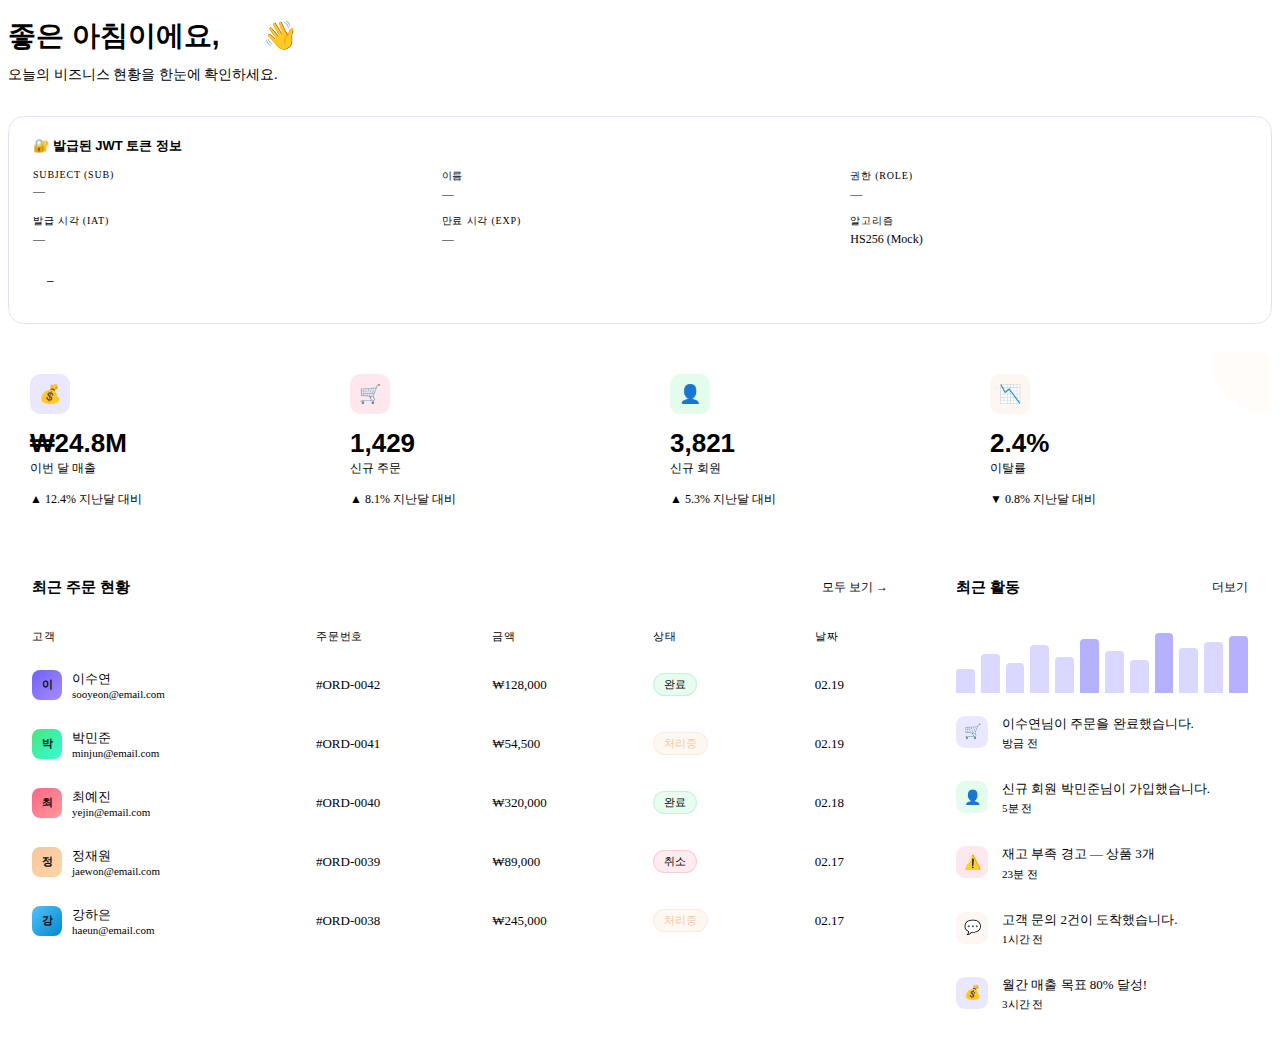
<file: demo/src/main/resources/templates/dashboard.html>
<!DOCTYPE html>
<html lang="ko"
      xmlns:th="http://www.thymeleaf.org"
      xmlns:layout="http://www.ultraq.net.nz/thymeleaf/layout"
      layout:decorate="~{layout}">
<head>
<title>대시보드 — VoltDash</title>
<th:block layout:fragment="styles">
<style>
  .welcome { margin-bottom: 32px; }

  .welcome h1 {
    font-family: 'Syne', sans-serif;
    font-size: 28px; font-weight: 800; line-height: 1.2;
    margin-bottom: 6px;
  }

  .welcome h1 span {
    background: linear-gradient(90deg, var(--accent), var(--accent2));
    -webkit-background-clip: text;
    -webkit-text-fill-color: transparent;
    background-clip: text;
  }

  .welcome p { color: var(--muted); font-size: 14px; }

  /* 토큰 디버그 패널 */
  .token-panel {
    background: var(--card);
    border: 1px solid rgba(108,99,255,.2);
    border-radius: 16px;
    padding: 20px 24px;
    margin-bottom: 28px;
    animation: fadeUp .5s .35s both;
  }

  .token-panel-header {
    display: flex; align-items: center; gap: 8px;
    margin-bottom: 14px;
    font-family: 'Syne', sans-serif;
    font-size: 13px; font-weight: 700;
    color: var(--accent);
  }

  .token-grid {
    display: grid;
    grid-template-columns: repeat(3, 1fr);
    gap: 12px;
    font-size: 12px;
  }

  .token-item label {
    display: block;
    text-transform: uppercase;
    letter-spacing: .8px;
    color: var(--muted);
    font-size: 10px;
    margin-bottom: 4px;
  }

  .token-item .val {
    color: var(--text);
    font-weight: 500;
    white-space: nowrap;
    overflow: hidden;
    text-overflow: ellipsis;
  }

  .token-raw {
    margin-top: 14px;
    padding: 12px 14px;
    background: var(--card2);
    border-radius: 10px;
    font-family: monospace;
    font-size: 11px;
    color: var(--muted);
    word-break: break-all;
    line-height: 1.6;
    border: 1px solid var(--border);
  }

  .token-raw .t-header  { color: #f7c59f; }
  .token-raw .t-payload { color: #6c63ff; }
  .token-raw .t-sig     { color: var(--accent3); }

  /* STAT CARDS */
  .stats-grid {
    display: grid;
    grid-template-columns: repeat(4, 1fr);
    gap: 16px;
    margin-bottom: 28px;
  }

  .stat-card {
    background: var(--card);
    border: 1px solid var(--border);
    border-radius: 16px;
    padding: 22px;
    position: relative; overflow: hidden;
    transition: transform .2s, border-color .2s;
    animation: fadeUp .5s both;
  }

  .stat-card:nth-child(1) { animation-delay: .4s; }
  .stat-card:nth-child(2) { animation-delay: .47s; }
  .stat-card:nth-child(3) { animation-delay: .54s; }
  .stat-card:nth-child(4) { animation-delay: .61s; }

  .stat-card:hover { transform: translateY(-3px); border-color: rgba(108,99,255,.3); }

  .stat-card::before {
    content: ''; position: absolute;
    top: -40px; right: -40px;
    width: 100px; height: 100px;
    border-radius: 50%; opacity: .06;
  }

  .stat-card:nth-child(1)::before { background: var(--accent);  }
  .stat-card:nth-child(2)::before { background: var(--accent2); }
  .stat-card:nth-child(3)::before { background: var(--accent3); }
  .stat-card:nth-child(4)::before { background: #f7c59f;        }

  .stat-icon {
    width: 40px; height: 40px; border-radius: 10px;
    display: grid; place-items: center; font-size: 18px;
    margin-bottom: 16px;
  }

  .stat-card:nth-child(1) .stat-icon { background: rgba(108,99,255,.15); }
  .stat-card:nth-child(2) .stat-icon { background: rgba(255,101,132,.15); }
  .stat-card:nth-child(3) .stat-icon { background: rgba(67,233,123,.15);  }
  .stat-card:nth-child(4) .stat-icon { background: rgba(247,197,159,.15); }

  .stat-value { font-family: 'Syne', sans-serif; font-size: 26px; font-weight: 800; line-height: 1; margin-bottom: 4px; }
  .stat-label { font-size: 12px; color: var(--muted); }
  .stat-change { margin-top: 14px; font-size: 12px; display: flex; align-items: center; gap: 4px; }
  .stat-change.up   { color: var(--accent3); }
  .stat-change.down { color: var(--accent2); }

  /* BOTTOM GRID */
  .bottom-grid { display: grid; grid-template-columns: 1fr 340px; gap: 20px; }

  .panel {
    background: var(--card);
    border: 1px solid var(--border);
    border-radius: 16px; overflow: hidden;
    animation: fadeUp .5s .65s both;
  }

  .panel-header {
    padding: 20px 24px; border-bottom: 1px solid var(--border);
    display: flex; align-items: center; justify-content: space-between;
  }

  .panel-title { font-family: 'Syne', sans-serif; font-weight: 700; font-size: 15px; }
  .panel-action { font-size: 12px; color: var(--accent); cursor: pointer; transition: opacity .2s; }
  .panel-action:hover { opacity: .7; }

  .table-wrap { overflow-x: auto; }

  table { width: 100%; border-collapse: collapse; font-size: 13px; }
  thead tr { border-bottom: 1px solid var(--border); }
  th { text-align: left; padding: 12px 24px; color: var(--muted); font-weight: 500; font-size: 11px; letter-spacing: .8px; text-transform: uppercase; white-space: nowrap; }
  td { padding: 14px 24px; border-bottom: 1px solid rgba(255,255,255,.03); vertical-align: middle; }
  tbody tr { transition: background .15s; }
  tbody tr:hover { background: rgba(255,255,255,.025); }
  tbody tr:last-child td { border-bottom: none; }

  .user-cell { display: flex; align-items: center; gap: 10px; }
  .mini-avatar { width: 30px; height: 30px; border-radius: 8px; display: grid; place-items: center; font-size: 11px; font-weight: 700; color: #0c0e14; flex-shrink: 0; }
  .cell-name  { font-weight: 500; }
  .cell-email { font-size: 11px; color: var(--muted); }

  .badge { display: inline-block; padding: 3px 10px; border-radius: 20px; font-size: 11px; font-weight: 500; }
  .badge.active   { background: rgba(67,233,123,.12);  color: var(--accent3); border: 1px solid rgba(67,233,123,.25);  }
  .badge.pending  { background: rgba(247,197,159,.12); color: #f7c59f;        border: 1px solid rgba(247,197,159,.25); }
  .badge.inactive { background: rgba(255,101,132,.12); color: var(--accent2); border: 1px solid rgba(255,101,132,.25); }

  /* ACTIVITY */
  .activity-list { padding: 8px 0; }

  .activity-item {
    display: flex; align-items: flex-start; gap: 14px;
    padding: 14px 24px;
    border-bottom: 1px solid rgba(255,255,255,.03);
    transition: background .15s;
  }

  .activity-item:hover { background: rgba(255,255,255,.025); }
  .activity-item:last-child { border-bottom: none; }

  .activity-dot { width: 32px; height: 32px; border-radius: 9px; display: grid; place-items: center; font-size: 14px; flex-shrink: 0; margin-top: 1px; }
  .activity-text { font-size: 13px; line-height: 1.4; }
  .activity-text strong { font-weight: 500; }
  .activity-time { font-size: 11px; color: var(--muted); margin-top: 3px; }

  .chart-bars { display: flex; align-items: flex-end; gap: 6px; height: 60px; padding: 16px 24px 0; }
  .bar { flex: 1; border-radius: 4px 4px 0 0; background: rgba(108,99,255,.25); transition: background .2s; animation: growUp .5s ease both; }
  .bar:hover { background: var(--accent); }
  .bar.hi { background: rgba(108,99,255,.5); }

  @keyframes growUp { from { transform: scaleY(0); transform-origin: bottom; } to { transform: scaleY(1); transform-origin: bottom; } }

  .bar:nth-child(1)  { height: 40%; animation-delay: .65s; }
  .bar:nth-child(2)  { height: 65%; animation-delay: .70s; }
  .bar:nth-child(3)  { height: 50%; animation-delay: .75s; }
  .bar:nth-child(4)  { height: 80%; animation-delay: .80s; }
  .bar:nth-child(5)  { height: 60%; animation-delay: .85s; }
  .bar:nth-child(6)  { height: 90%; animation-delay: .90s; }
  .bar:nth-child(7)  { height: 70%; animation-delay: .95s; }
  .bar:nth-child(8)  { height: 55%; animation-delay: 1.0s; }
  .bar:nth-child(9)  { height: 100%; animation-delay: 1.05s; }
  .bar:nth-child(10) { height: 75%; animation-delay: 1.10s; }
  .bar:nth-child(11) { height: 85%; animation-delay: 1.15s; }
  .bar:nth-child(12) { height: 95%; animation-delay: 1.20s; }
</style>
</th:block>
</head>
<body>

<!-- 대시보드 고유 콘텐츠 -->
<section layout:fragment="content">

  <div class="welcome">
    <h1>좋은 아침이에요, <span id="welcomeName">님</span> 👋</h1>
    <p>오늘의 비즈니스 현황을 한눈에 확인하세요.</p>
  </div>

  <!-- 토큰 디버그 패널 -->
  <div class="token-panel">
    <div class="token-panel-header">🔐 발급된 JWT 토큰 정보</div>
    <div class="token-grid">
      <div class="token-item">
        <label>Subject (sub)</label>
        <div class="val" id="ti-sub">—</div>
      </div>
      <div class="token-item">
        <label>이름</label>
        <div class="val" id="ti-name">—</div>
      </div>
      <div class="token-item">
        <label>권한 (role)</label>
        <div class="val" id="ti-role">—</div>
      </div>
      <div class="token-item">
        <label>발급 시각 (iat)</label>
        <div class="val" id="ti-iat">—</div>
      </div>
      <div class="token-item">
        <label>만료 시각 (exp)</label>
        <div class="val" id="ti-exp">—</div>
      </div>
      <div class="token-item">
        <label>알고리즘</label>
        <div class="val">HS256 (Mock)</div>
      </div>
    </div>
    <div class="token-raw" id="tokenRaw">—</div>
  </div>

  <!-- STATS -->
  <div class="stats-grid">
    <div class="stat-card">
      <div class="stat-icon">💰</div>
      <div class="stat-value">₩24.8M</div>
      <div class="stat-label">이번 달 매출</div>
      <div class="stat-change up">▲ 12.4% 지난달 대비</div>
    </div>
    <div class="stat-card">
      <div class="stat-icon">🛒</div>
      <div class="stat-value">1,429</div>
      <div class="stat-label">신규 주문</div>
      <div class="stat-change up">▲ 8.1% 지난달 대비</div>
    </div>
    <div class="stat-card">
      <div class="stat-icon">👤</div>
      <div class="stat-value">3,821</div>
      <div class="stat-label">신규 회원</div>
      <div class="stat-change up">▲ 5.3% 지난달 대비</div>
    </div>
    <div class="stat-card">
      <div class="stat-icon">📉</div>
      <div class="stat-value">2.4%</div>
      <div class="stat-label">이탈률</div>
      <div class="stat-change down">▼ 0.8% 지난달 대비</div>
    </div>
  </div>

  <!-- BOTTOM GRID -->
  <div class="bottom-grid">
    <div class="panel">
      <div class="panel-header">
        <div class="panel-title">최근 주문 현황</div>
        <div class="panel-action">모두 보기 →</div>
      </div>
      <div class="table-wrap">
        <table>
          <thead>
            <tr>
              <th>고객</th><th>주문번호</th><th>금액</th><th>상태</th><th>날짜</th>
            </tr>
          </thead>
          <tbody>
            <tr>
              <td><div class="user-cell"><div class="mini-avatar" style="background:linear-gradient(135deg,#6c63ff,#a78bfa)">이</div><div><div class="cell-name">이수연</div><div class="cell-email">sooyeon@email.com</div></div></div></td>
              <td>#ORD-0042</td><td>₩128,000</td><td><span class="badge active">완료</span></td><td>02.19</td>
            </tr>
            <tr>
              <td><div class="user-cell"><div class="mini-avatar" style="background:linear-gradient(135deg,#43e97b,#38f9d7)">박</div><div><div class="cell-name">박민준</div><div class="cell-email">minjun@email.com</div></div></div></td>
              <td>#ORD-0041</td><td>₩54,500</td><td><span class="badge pending">처리중</span></td><td>02.19</td>
            </tr>
            <tr>
              <td><div class="user-cell"><div class="mini-avatar" style="background:linear-gradient(135deg,#ff6584,#ff9a9e)">최</div><div><div class="cell-name">최예진</div><div class="cell-email">yejin@email.com</div></div></div></td>
              <td>#ORD-0040</td><td>₩320,000</td><td><span class="badge active">완료</span></td><td>02.18</td>
            </tr>
            <tr>
              <td><div class="user-cell"><div class="mini-avatar" style="background:linear-gradient(135deg,#f7c59f,#ffd6a5)">정</div><div><div class="cell-name">정재원</div><div class="cell-email">jaewon@email.com</div></div></div></td>
              <td>#ORD-0039</td><td>₩89,000</td><td><span class="badge inactive">취소</span></td><td>02.17</td>
            </tr>
            <tr>
              <td><div class="user-cell"><div class="mini-avatar" style="background:linear-gradient(135deg,#4fc3f7,#0288d1)">강</div><div><div class="cell-name">강하은</div><div class="cell-email">haeun@email.com</div></div></div></td>
              <td>#ORD-0038</td><td>₩245,000</td><td><span class="badge pending">처리중</span></td><td>02.17</td>
            </tr>
          </tbody>
        </table>
      </div>
    </div>

    <div class="panel" style="animation-delay:.75s">
      <div class="panel-header">
        <div class="panel-title">최근 활동</div>
        <div class="panel-action">더보기</div>
      </div>
      <div class="chart-bars">
        <div class="bar"></div><div class="bar"></div><div class="bar"></div>
        <div class="bar"></div><div class="bar"></div><div class="bar hi"></div>
        <div class="bar"></div><div class="bar"></div><div class="bar hi"></div>
        <div class="bar"></div><div class="bar"></div><div class="bar hi"></div>
      </div>
      <div class="activity-list">
        <div class="activity-item">
          <div class="activity-dot" style="background:rgba(108,99,255,.15)">🛒</div>
          <div><div class="activity-text"><strong>이수연</strong>님이 주문을 완료했습니다.</div><div class="activity-time">방금 전</div></div>
        </div>
        <div class="activity-item">
          <div class="activity-dot" style="background:rgba(67,233,123,.15)">👤</div>
          <div><div class="activity-text">신규 회원 <strong>박민준</strong>님이 가입했습니다.</div><div class="activity-time">5분 전</div></div>
        </div>
        <div class="activity-item">
          <div class="activity-dot" style="background:rgba(255,101,132,.15)">⚠️</div>
          <div><div class="activity-text"><strong>재고 부족</strong> 경고 — 상품 3개</div><div class="activity-time">23분 전</div></div>
        </div>
        <div class="activity-item">
          <div class="activity-dot" style="background:rgba(247,197,159,.15)">💬</div>
          <div><div class="activity-text">고객 문의 <strong>2건</strong>이 도착했습니다.</div><div class="activity-time">1시간 전</div></div>
        </div>
        <div class="activity-item">
          <div class="activity-dot" style="background:rgba(108,99,255,.15)">💰</div>
          <div><div class="activity-text">월간 매출 목표 <strong>80%</strong> 달성!</div><div class="activity-time">3시간 전</div></div>
        </div>
      </div>
    </div>
  </div>

</section>

<!-- 대시보드 고유 스크립트 -->
<th:block layout:fragment="scripts">
<script>
  if (window.jwtPayload) {
    const payload = window.jwtPayload;
    const rawToken = window.rawToken;

    // 인사말
    document.getElementById('welcomeName').textContent = payload.name + '님';

    // 토큰 상세 패널
    document.getElementById('ti-sub').textContent  = payload.sub;
    document.getElementById('ti-name').textContent = payload.name;
    document.getElementById('ti-role').textContent = payload.role;
    document.getElementById('ti-iat').textContent  = formatTime(payload.iat);
    document.getElementById('ti-exp').textContent  = formatTime(payload.exp);

    // JWT 원문 컬러 표시
    const [h, p, s] = rawToken.split('.');
    document.getElementById('tokenRaw').innerHTML =
      '<span class="t-header">' + h + '</span>.<span class="t-payload">' + p + '</span>.<span class="t-sig">' + s + '</span>';
  }
</script>
</th:block>

</body>
</html>
</file>
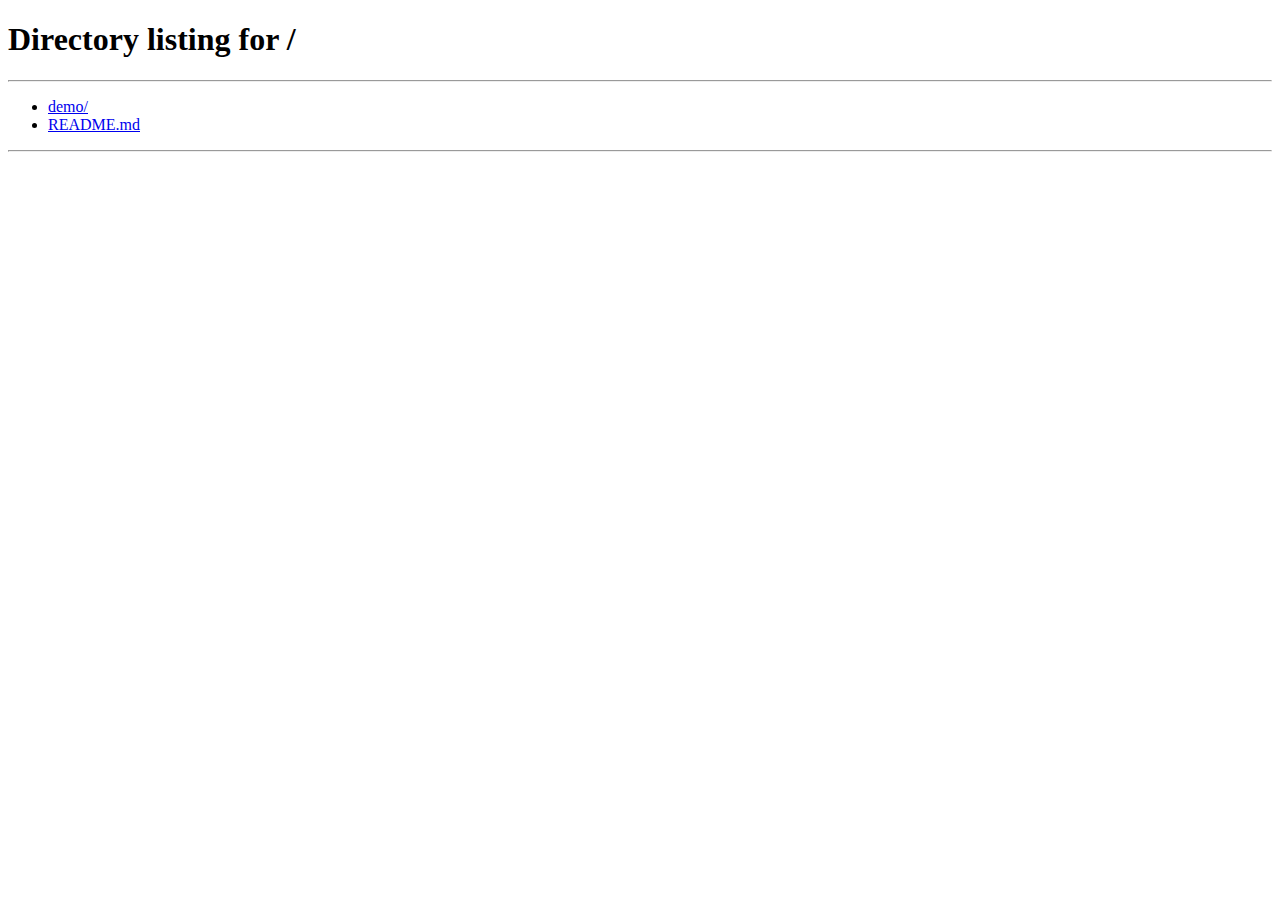
<file: demo/src/main/resources/templates/layout.html>
<!DOCTYPE html>
<html lang="ko"
      xmlns:th="http://www.thymeleaf.org"
      xmlns:layout="http://www.ultraq.net.nz/thymeleaf/layout">
<head>
<meta charset="UTF-8">
<meta name="viewport" content="width=device-width, initial-scale=1.0">
<title layout:title-pattern="$CONTENT_TITLE">VoltDash</title>
<link href="https://fonts.googleapis.com/css2?family=Syne:wght@400;600;700;800&family=DM+Sans:opsz,wght@9..40,300;9..40,400;9..40,500&display=swap" rel="stylesheet">
<style>
  *, *::before, *::after { box-sizing: border-box; margin: 0; padding: 0; }

  :root {
    --bg: #0c0e14;
    --sidebar-bg: #10131c;
    --card: #151821;
    --card2: #1b1f2e;
    --border: rgba(255,255,255,0.07);
    --accent: #6c63ff;
    --accent2: #ff6584;
    --accent3: #43e97b;
    --text: #e8eaf2;
    --muted: #6b7280;
    --sidebar-w: 260px;
  }

  body {
    font-family: 'DM Sans', sans-serif;
    background: var(--bg);
    color: var(--text);
    display: flex;
    min-height: 100vh;
    overflow-x: hidden;
    visibility: hidden;
  }

  body.authorized { visibility: visible; }

  /* ───── SIDEBAR ───── */
  .sidebar {
    width: var(--sidebar-w);
    background: var(--sidebar-bg);
    border-right: 1px solid var(--border);
    display: flex;
    flex-direction: column;
    position: fixed;
    top: 0; left: 0; bottom: 0;
    z-index: 100;
    animation: slideInLeft .5s cubic-bezier(.22,1,.36,1) both;
  }

  @keyframes slideInLeft {
    from { transform: translateX(-100%); opacity: 0; }
    to   { transform: translateX(0); opacity: 1; }
  }

  .logo {
    padding: 28px 24px 20px;
    display: flex;
    align-items: center;
    gap: 12px;
    border-bottom: 1px solid var(--border);
  }

  .logo-icon {
    width: 36px; height: 36px;
    background: linear-gradient(135deg, var(--accent), var(--accent2));
    border-radius: 10px;
    display: grid; place-items: center;
    font-size: 18px;
    box-shadow: 0 0 20px rgba(108,99,255,.4);
  }

  .logo-text {
    font-family: 'Syne', sans-serif;
    font-weight: 800;
    font-size: 20px;
    letter-spacing: -0.5px;
  }

  .logo-text span { color: var(--accent); }

  .nav-section { padding: 20px 16px 8px; }

  .nav-label {
    font-size: 10px;
    font-weight: 500;
    letter-spacing: 1.5px;
    text-transform: uppercase;
    color: var(--muted);
    padding: 0 8px 10px;
  }

  .nav-item {
    display: flex;
    align-items: center;
    gap: 12px;
    padding: 11px 12px;
    border-radius: 10px;
    cursor: pointer;
    color: var(--muted);
    font-size: 14px;
    font-weight: 400;
    transition: all .18s ease;
    margin-bottom: 2px;
    text-decoration: none;
    position: relative;
    overflow: hidden;
  }

  .nav-item::before {
    content: '';
    position: absolute; inset: 0;
    background: linear-gradient(90deg, rgba(108,99,255,.12), transparent);
    opacity: 0;
    transition: opacity .2s;
    border-radius: 10px;
  }

  .nav-item:hover { color: var(--text); }
  .nav-item:hover::before { opacity: 1; }

  .nav-item.active {
    color: var(--text);
    background: rgba(108,99,255,.15);
    border: 1px solid rgba(108,99,255,.25);
  }

  .nav-item.active::after {
    content: '';
    position: absolute;
    right: 0; top: 20%; bottom: 20%;
    width: 3px;
    background: var(--accent);
    border-radius: 3px 0 0 3px;
  }

  .nav-icon { width: 18px; height: 18px; display: grid; place-items: center; font-size: 16px; flex-shrink: 0; }

  .nav-badge {
    margin-left: auto;
    background: var(--accent2);
    color: #fff;
    font-size: 10px;
    font-weight: 600;
    padding: 2px 7px;
    border-radius: 20px;
  }

  .sidebar-footer {
    margin-top: auto;
    padding: 16px;
    border-top: 1px solid var(--border);
  }

  .user-card {
    display: flex;
    align-items: center;
    gap: 12px;
    padding: 10px 12px;
    border-radius: 12px;
    background: var(--card2);
    border: 1px solid var(--border);
    cursor: pointer;
    transition: border-color .2s;
    position: relative;
  }

  .user-card:hover { border-color: rgba(108,99,255,.4); }

  .user-dropdown {
    position: absolute;
    bottom: calc(100% + 8px);
    left: 0; right: 0;
    background: var(--card2);
    border: 1px solid var(--border);
    border-radius: 12px;
    overflow: hidden;
    display: none;
    box-shadow: 0 -12px 32px rgba(0,0,0,.4);
  }

  .user-dropdown.open { display: block; animation: dropUp .2s ease; }

  @keyframes dropUp {
    from { opacity: 0; transform: translateY(8px); }
    to   { opacity: 1; transform: translateY(0); }
  }

  .dropdown-item {
    display: flex;
    align-items: center;
    gap: 10px;
    padding: 12px 16px;
    font-size: 13px;
    color: var(--muted);
    cursor: pointer;
    transition: background .15s, color .15s;
  }

  .dropdown-item:hover { background: rgba(255,255,255,.04); color: var(--text); }
  .dropdown-item.logout { color: var(--accent2); }
  .dropdown-item.logout:hover { background: rgba(255,101,132,.08); }
  .dropdown-divider { height: 1px; background: var(--border); margin: 4px 0; }

  .avatar {
    width: 36px; height: 36px;
    border-radius: 10px;
    background: linear-gradient(135deg, #43e97b, #38f9d7);
    display: grid; place-items: center;
    font-weight: 700;
    font-size: 14px;
    color: #0c0e14;
    flex-shrink: 0;
  }

  .user-info .name { font-size: 13px; font-weight: 500; line-height: 1.3; }
  .user-info .role { font-size: 11px; color: var(--muted); }
  .user-card .dots { margin-left: auto; color: var(--muted); font-size: 18px; letter-spacing: 1px; }

  /* ───── MAIN ───── */
  .main {
    margin-left: var(--sidebar-w);
    flex: 1;
    display: flex;
    flex-direction: column;
    min-height: 100vh;
  }

  .topbar {
    height: 64px;
    border-bottom: 1px solid var(--border);
    display: flex;
    align-items: center;
    padding: 0 32px;
    gap: 16px;
    background: rgba(12,14,20,.8);
    backdrop-filter: blur(12px);
    position: sticky; top: 0; z-index: 50;
    animation: fadeDown .4s .2s both;
  }

  @keyframes fadeDown {
    from { opacity: 0; transform: translateY(-10px); }
    to   { opacity: 1; transform: translateY(0); }
  }

  .topbar-title { font-family: 'Syne', sans-serif; font-weight: 700; font-size: 18px; }

  .token-badge {
    display: flex;
    align-items: center;
    gap: 6px;
    background: rgba(67,233,123,.08);
    border: 1px solid rgba(67,233,123,.2);
    border-radius: 8px;
    padding: 5px 10px;
    font-size: 11px;
    color: var(--accent3);
    font-family: monospace;
  }

  .token-dot {
    width: 6px; height: 6px;
    background: var(--accent3);
    border-radius: 50%;
    animation: pulse 2s infinite;
  }

  @keyframes pulse {
    0%,100% { opacity: 1; transform: scale(1); }
    50%      { opacity: .5; transform: scale(.8); }
  }

  .search-box {
    margin-left: auto;
    display: flex;
    align-items: center;
    gap: 8px;
    background: var(--card);
    border: 1px solid var(--border);
    border-radius: 10px;
    padding: 8px 14px;
    width: 220px;
    transition: border-color .2s, width .3s;
  }

  .search-box:focus-within { border-color: rgba(108,99,255,.5); width: 280px; }

  .search-box input {
    background: none; border: none; outline: none;
    color: var(--text);
    font-family: 'DM Sans', sans-serif;
    font-size: 13px;
    width: 100%;
  }

  .search-box input::placeholder { color: var(--muted); }

  .topbar-actions { display: flex; align-items: center; gap: 8px; }

  .icon-btn {
    width: 38px; height: 38px;
    border-radius: 10px;
    border: 1px solid var(--border);
    background: var(--card);
    display: grid; place-items: center;
    cursor: pointer;
    transition: border-color .2s, background .2s;
    font-size: 16px;
    position: relative;
  }

  .icon-btn:hover { border-color: rgba(108,99,255,.4); background: var(--card2); }

  .notif-dot {
    position: absolute;
    top: 7px; right: 7px;
    width: 7px; height: 7px;
    background: var(--accent2);
    border-radius: 50%;
    border: 2px solid var(--sidebar-bg);
  }

  .topbar-avatar {
    width: 38px; height: 38px;
    border-radius: 10px;
    background: linear-gradient(135deg, #43e97b, #38f9d7);
    display: grid; place-items: center;
    font-weight: 700; font-size: 14px; color: #0c0e14;
    cursor: pointer;
    border: 2px solid transparent;
    transition: border-color .2s;
  }

  .topbar-avatar:hover { border-color: var(--accent3); }

  /* ───── CONTENT ───── */
  .content { padding: 32px; flex: 1; animation: fadeUp .5s .3s both; }

  @keyframes fadeUp {
    from { opacity: 0; transform: translateY(16px); }
    to   { opacity: 1; transform: translateY(0); }
  }

  /* 로그아웃 확인 모달 */
  .modal-overlay {
    position: fixed; inset: 0;
    background: rgba(0,0,0,.6);
    display: none; place-items: center;
    z-index: 999;
    backdrop-filter: blur(4px);
  }

  .modal-overlay.show { display: grid; animation: fadeIn .2s; }

  @keyframes fadeIn { from { opacity: 0; } to { opacity: 1; } }

  .modal {
    background: var(--card);
    border: 1px solid var(--border);
    border-radius: 20px;
    padding: 32px;
    width: 360px;
    text-align: center;
    animation: popIn .25s cubic-bezier(.22,1,.36,1);
  }

  @keyframes popIn { from { transform: scale(.9); opacity: 0; } to { transform: scale(1); opacity: 1; } }

  .modal-icon { font-size: 40px; margin-bottom: 16px; }
  .modal-title { font-family: 'Syne', sans-serif; font-size: 18px; font-weight: 700; margin-bottom: 8px; }
  .modal-desc { color: var(--muted); font-size: 13px; line-height: 1.6; margin-bottom: 24px; }
  .modal-btns { display: flex; gap: 10px; }

  .btn-cancel, .btn-confirm {
    flex: 1; padding: 11px; border-radius: 10px;
    font-family: 'DM Sans', sans-serif; font-size: 14px;
    font-weight: 500; cursor: pointer; transition: all .15s;
  }

  .btn-cancel { background: var(--card2); border: 1px solid var(--border); color: var(--text); }
  .btn-cancel:hover { border-color: rgba(255,255,255,.2); }

  .btn-confirm {
    background: linear-gradient(135deg, var(--accent2), #ff9a9e);
    border: none; color: #fff;
    box-shadow: 0 4px 16px rgba(255,101,132,.3);
  }
  .btn-confirm:hover { transform: translateY(-1px); box-shadow: 0 6px 20px rgba(255,101,132,.4); }

  ::-webkit-scrollbar { width: 6px; height: 6px; }
  ::-webkit-scrollbar-track { background: transparent; }
  ::-webkit-scrollbar-thumb { background: var(--border); border-radius: 3px; }
</style>
<!-- 자식 페이지 추가 스타일 -->
<th:block layout:fragment="styles"></th:block>
</head>
<body>

<!-- ───── SIDEBAR ───── -->
<aside class="sidebar">
  <div class="logo">
    <div class="logo-icon">⚡</div>
    <div class="logo-text">Volt<span>Dash</span></div>
  </div>

  <!-- 서버 세션 메뉴 데이터로 동적 렌더링 -->
  <div id="menuContainer"></div>

  <div class="nav-section">
    <div class="nav-label">설정</div>
    <a class="nav-item" href="#">
      <span class="nav-icon">⚙️</span> 환경설정
    </a>
    <a class="nav-item" id="logoutNav" href="#">
      <span class="nav-icon">🚪</span> 로그아웃
    </a>
  </div>

  <div class="sidebar-footer">
    <div class="user-dropdown" id="userDropdown">
      <div class="dropdown-item">👤 프로필 보기</div>
      <div class="dropdown-item">⚙️ 계정 설정</div>
      <div class="dropdown-divider"></div>
      <div class="dropdown-item logout" id="logoutDropdown">🚪 로그아웃</div>
    </div>
    <div class="user-card" id="userCardBtn">
      <div class="avatar" id="sidebarAvatar">?</div>
      <div class="user-info">
        <div class="name" id="sidebarName">로딩 중...</div>
        <div class="role" id="sidebarRole">-</div>
      </div>
      <div class="dots">···</div>
    </div>
  </div>
</aside>

<!-- ────��� MAIN ───── -->
<div class="main">

  <!-- TOPBAR -->
  <header class="topbar">
    <div class="topbar-title" id="pageTitle">대시보드</div>

    <div class="token-badge">
      <div class="token-dot"></div>
      <span id="tokenStatus">토큰 유효</span>
      <span style="opacity:.5">|</span>
      <span id="tokenExp">만료까지 —</span>
    </div>

    <div class="search-box">
      <span>🔍</span>
      <input type="text" placeholder="검색...">
    </div>
    <div class="topbar-actions">
      <div class="icon-btn">🌙</div>
      <div class="icon-btn">
        🔔
        <span class="notif-dot"></span>
      </div>
      <div class="topbar-avatar" id="topbarAvatar">?</div>
    </div>
  </header>

  <!-- CONTENT : 각 자식 페이지에서 제공 -->
  <div class="content">
    <section layout:fragment="content">
      <p>콘텐츠가 없습니다.</p>
    </section>
  </div>
</div>

<!-- 로그아웃 확인 모달 -->
<div class="modal-overlay" id="logoutModal">
  <div class="modal">
    <div class="modal-icon">👋</div>
    <div class="modal-title">로그아웃 하시겠어요?</div>
    <div class="modal-desc">저장되지 않은 작업이 있을 수 있습니다.<br>토큰이 삭제되고 로그인 화면으로 이동합니다.</div>
    <div class="modal-btns">
      <button class="btn-cancel" id="cancelLogout">취��</button>
      <button class="btn-confirm" id="confirmLogout">로그아웃</button>
    </div>
  </div>
</div>

<!-- 서버 세션에서 메뉴 데이터 주입 -->
<script th:inline="javascript">
  const authMenus = /*[[${session.AUTH_MENUS}]]*/ [];
</script>
<script>
  /* ════════════════════════════════════════
     유틸리티
  ════════════════════════════════════════ */
  function getCookie(name) {
    const match = document.cookie.match(new RegExp('(^| )' + name + '=([^;]+)'));
    return match ? match[2] : null;
  }

  function deleteCookie(name) {
    document.cookie = name + '=; path=/; max-age=0';
  }

  function decodeJWT(token) {
    try {
      const [headerB64, payloadB64] = token.split('.');
      const header  = JSON.parse(atob(headerB64.replace(/-/g,'+').replace(/_/g,'/')));
      const payload = JSON.parse(atob(payloadB64.replace(/-/g,'+').replace(/_/g,'/')));
      return { header, payload };
    } catch { return null; }
  }

  function formatTime(epoch) {
    return new Date(epoch * 1000).toLocaleString('ko-KR');
  }

  function timeUntil(exp) {
    const diff = exp - Math.floor(Date.now() / 1000);
    if (diff <= 0) return '만료됨';
    const h = Math.floor(diff / 3600);
    const m = Math.floor((diff % 3600) / 60);
    return h > 0 ? `${h}시간 ${m}분 후 만료` : `${m}분 후 만료`;
  }

  /* ═══════��════════════════════════════════
     인증 가드
  ═══════════════════════════════════��════ */
  const token = getCookie('token');

  if (!token) {
    window.location.replace('/');
  } else {
    const decoded = decodeJWT(token);
    const now = Math.floor(Date.now() / 1000);

    if (!decoded || decoded.payload.exp <= now) {
      deleteCookie('token');
      window.location.replace('/');
    } else {
      document.body.classList.add('authorized');
      window.jwtPayload = decoded.payload;
      window.rawToken = token;
      initLayout(decoded.payload, token);
      renderSideMenu(authMenus);
    }
  }

  /* ════════��═══════════════════════════════
     레이아�� 초기화 (사이드바, 탑바 공통)
  ═════════════════════════════���══════════ */
  function initLayout(payload, rawToken) {
    // 사이드바 사용자 정보
    document.getElementById('sidebarAvatar').textContent = payload.avatar || payload.sub.charAt(0).toUpperCase();
    document.getElementById('sidebarName').textContent   = payload.name;
    document.getElementById('sidebarRole').textContent   = payload.role;

    // 탑바 아바타
    document.getElementById('topbarAvatar').textContent  = payload.avatar || payload.sub.charAt(0).toUpperCase();

    // 토큰 상태 배지
    document.getElementById('tokenStatus').textContent = '🟢 토큰 유효';
    document.getElementById('tokenExp').textContent    = timeUntil(payload.exp);

    // 만료 카운트다운 (1분마다)
    setInterval(() => {
      const remaining = payload.exp - Math.floor(Date.now() / 1000);
      if (remaining <= 0) {
        deleteCookie('token');
        window.location.replace('/');
      }
      document.getElementById('tokenExp').textContent = timeUntil(payload.exp);
    }, 60000);
  }

  /* ═════��═════════════���════════════════════
     사이드 메뉴 ��더링
  ═════════════════════════════��══════════ */
  function renderSideMenu(menus) {
    const container = document.getElementById('menuContainer');
    if (!menus || menus.length === 0) return;

    const currentPath = window.location.pathname;

    const parentMenus = menus.filter(m => !m.up_MENU_NO || m.up_MENU_NO === 0);
    const childMenus  = menus.filter(m => m.up_MENU_NO && m.up_MENU_NO !== 0);

    parentMenus.forEach(parent => {
      const section = document.createElement('div');
      section.className = 'nav-section';

      const label = document.createElement('div');
      label.className = 'nav-label';
      label.textContent = parent.menu_NM;
      section.appendChild(label);

      const children = childMenus.filter(c => c.up_MENU_NO === parent.menu_NO);
      children.forEach(child => {
        const a = document.createElement('a');
        a.className = 'nav-item';
        a.href = child.menu_SRC || '#';
        a.innerHTML = '<span class="nav-icon">📄</span> ' + child.menu_NM;

        if (child.menu_SRC && currentPath === child.menu_SRC) {
          a.classList.add('active');
        }

        section.appendChild(a);
      });

      container.appendChild(section);
    });
  }

  /* ════════════════════════════════════════
     로그아웃
  ═════════════════════════════════���══════ */
  const logoutModal = document.getElementById('logoutModal');

  function openLogoutModal() { logoutModal.classList.add('show'); }
  function closeLogoutModal() { logoutModal.classList.remove('show'); }

  function doLogout() {
    deleteCookie('token');
    window.location.href = '/';
  }

  document.getElementById('logoutNav').addEventListener('click', e => { e.preventDefault(); openLogoutModal(); });
  document.getElementById('logoutDropdown').addEventListener('click', openLogoutModal);
  document.getElementById('cancelLogout').addEventListener('click', closeLogoutModal);
  document.getElementById('confirmLogout').addEventListener('click', doLogout);
  logoutModal.addEventListener('click', e => { if (e.target === logoutModal) closeLogoutModal(); });

  /* 사용자 카드 드롭다운 */
  const userCardBtn  = document.getElementById('userCardBtn');
  const userDropdown = document.getElementById('userDropdown');

  userCardBtn.addEventListener('click', () => {
    userDropdown.classList.toggle('open');
  });

  document.addEventListener('click', e => {
    if (!userCardBtn.contains(e.target)) userDropdown.classList.remove('open');
  });
</script>
<!-- 자식 페이지 추가 스크립트 -->
<th:block layout:fragment="scripts"></th:block>
</body>
</html>
</file>
